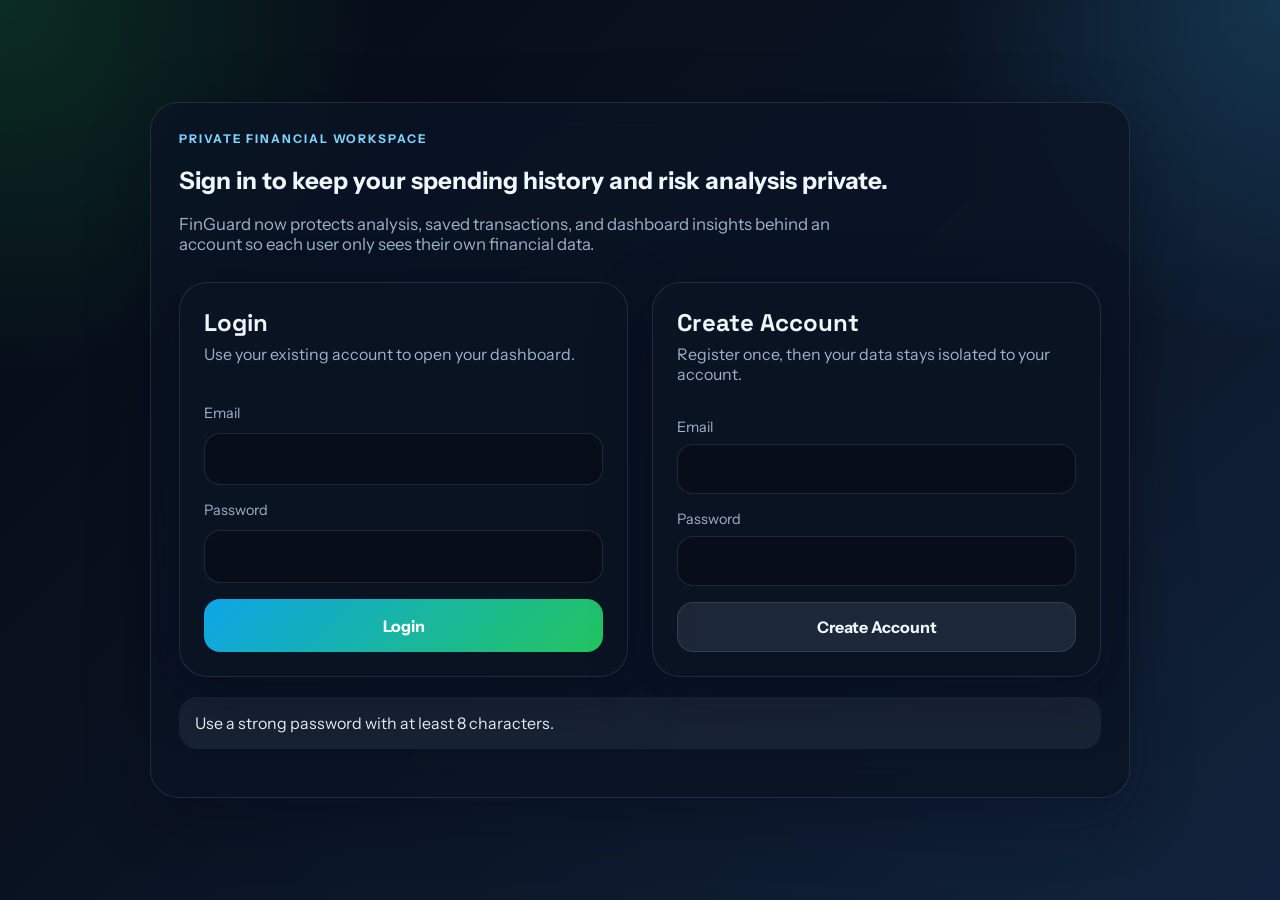
<file: templates/login.html>
<!DOCTYPE html>
<html lang="en">
<head>
    <meta charset="UTF-8">
    <meta name="viewport" content="width=device-width, initial-scale=1.0">
    <title>FinGuard Login</title>
    <link rel="preconnect" href="https://fonts.googleapis.com">
    <link rel="preconnect" href="https://fonts.gstatic.com" crossorigin>
    <link href="https://fonts.googleapis.com/css2?family=Space+Grotesk:wght@400;500;700&family=Instrument+Sans:wght@400;500;600&display=swap" rel="stylesheet">
    <link rel="stylesheet" href="/static/css/styles.css">
</head>
<body>
    <div class="auth-shell">
        <section class="auth-panel">
            <div>
                <p class="eyebrow">Private Financial Workspace</p>
                <h1>Sign in to keep your spending history and risk analysis private.</h1>
                <p class="hero-copy">
                    FinGuard now protects analysis, saved transactions, and dashboard insights behind an account
                    so each user only sees their own financial data.
                </p>
            </div>

            <div class="auth-grid">
                <form id="login-form" class="card auth-card">
                    <div class="card-header">
                        <h2>Login</h2>
                        <p>Use your existing account to open your dashboard.</p>
                    </div>
                    <label>
                        <span>Email</span>
                        <input type="email" name="email" required>
                    </label>
                    <label>
                        <span>Password</span>
                        <input type="password" name="password" minlength="8" required>
                    </label>
                    <button type="submit" class="primary-btn">Login</button>
                </form>

                <form id="register-form" class="card auth-card">
                    <div class="card-header">
                        <h2>Create Account</h2>
                        <p>Register once, then your data stays isolated to your account.</p>
                    </div>
                    <label>
                        <span>Email</span>
                        <input type="email" name="email" required>
                    </label>
                    <label>
                        <span>Password</span>
                        <input type="password" name="password" minlength="8" required>
                    </label>
                    <button type="submit" class="secondary-btn auth-submit">Create Account</button>
                </form>
            </div>

            <div id="auth-message" class="callout auth-message">Use a strong password with at least 8 characters.</div>
        </section>
    </div>

    <script src="/static/js/auth.js"></script>
</body>
</html>
</file>
<file: static/css/styles.css>
:root {
    --bg: #08111f;
    --panel: rgba(10, 20, 36, 0.8);
    --line: rgba(148, 163, 184, 0.18);
    --text: #eef6ff;
    --muted: #9eb3c8;
    --shadow: 0 18px 60px rgba(2, 8, 23, 0.34);
}

* {
    box-sizing: border-box;
}

body {
    margin: 0;
    min-height: 100vh;
    font-family: "Instrument Sans", sans-serif;
    color: var(--text);
    background:
        radial-gradient(circle at top left, rgba(34, 197, 94, 0.18), transparent 24%),
        radial-gradient(circle at top right, rgba(56, 189, 248, 0.18), transparent 22%),
        linear-gradient(135deg, #050b14 0%, #0a1322 45%, #11233c 100%);
}

.auth-shell {
    min-height: 100vh;
    display: grid;
    place-items: center;
    padding: 24px;
}

.page-shell {
    max-width: 1380px;
    margin: 0 auto;
    padding: 32px 20px 48px;
}

.auth-panel {
    width: min(980px, 100%);
    padding: 28px;
    border: 1px solid var(--line);
    border-radius: 28px;
    background: rgba(10, 20, 36, 0.82);
    box-shadow: var(--shadow);
    backdrop-filter: blur(16px);
}

.hero {
    display: grid;
    grid-template-columns: 1.7fr 1fr;
    gap: 24px;
    align-items: stretch;
    margin-bottom: 24px;
    padding: 28px;
    border: 1px solid var(--line);
    border-radius: 28px;
    background: rgba(10, 20, 36, 0.8);
    box-shadow: var(--shadow);
    backdrop-filter: blur(16px);
}

.eyebrow {
    margin: 0 0 8px;
    color: #7dd3fc;
    text-transform: uppercase;
    letter-spacing: 0.16em;
    font-size: 0.75rem;
    font-weight: 700;
}

.hero h1,
.card h2,
.card h3,
.mini-card strong {
    font-family: "Space Grotesk", sans-serif;
}

.hero h1 {
    margin: 0 0 14px;
    font-size: clamp(2rem, 4vw, 3.8rem);
    line-height: 1.02;
    max-width: 11ch;
}

.hero-copy {
    color: var(--muted);
    font-size: 1.05rem;
    max-width: 62ch;
}

.hero-panel {
    display: grid;
    gap: 16px;
}

.auth-grid {
    display: grid;
    grid-template-columns: repeat(2, minmax(0, 1fr));
    gap: 24px;
    margin-top: 28px;
}

.auth-card {
    display: grid;
    gap: 16px;
}

.auth-submit {
    font-weight: 700;
}

.auth-message {
    margin-top: 20px;
}

.account-badge {
    display: grid;
    gap: 10px;
}

.compact-btn {
    width: fit-content;
    padding: 10px 14px;
}

.error-message {
    border: 1px solid rgba(251, 113, 133, 0.4);
    background: rgba(127, 29, 29, 0.35);
    color: #fecaca;
}

.stat-badge,
.mini-card,
.metric-box {
    padding: 18px;
    border-radius: 20px;
    background: rgba(12, 23, 40, 0.86);
    border: 1px solid var(--line);
}

.stat-badge span,
.mini-card span,
label span,
.metric-box span {
    color: var(--muted);
    font-size: 0.9rem;
}

.grid {
    display: grid;
    grid-template-columns: repeat(12, 1fr);
    gap: 24px;
}

.card {
    padding: 24px;
    border: 1px solid var(--line);
    border-radius: 28px;
    background: rgba(10, 20, 36, 0.8);
    box-shadow: var(--shadow);
    backdrop-filter: blur(16px);
}

.form-card,
.results-card {
    grid-column: span 6;
}

.dashboard-strip {
    grid-column: 1 / -1;
    display: grid;
    grid-template-columns: repeat(4, 1fr);
    gap: 18px;
}

.chart-card {
    grid-column: span 6;
}

.history-card {
    grid-column: 1 / -1;
}

.card-header {
    margin-bottom: 18px;
}

.card-header h2,
.card-header h3 {
    margin: 0 0 6px;
}

.card-header p {
    margin: 0;
    color: var(--muted);
}

.transaction-form {
    display: grid;
    grid-template-columns: repeat(2, minmax(0, 1fr));
    gap: 16px;
}

label {
    display: grid;
    gap: 8px;
}

input,
select,
button {
    font: inherit;
}

input,
select {
    width: 100%;
    padding: 14px;
    border-radius: 16px;
    border: 1px solid var(--line);
    background: rgba(7, 14, 26, 0.88);
    color: var(--text);
}

.button-row {
    grid-column: 1 / -1;
    display: flex;
    gap: 12px;
    margin-top: 8px;
}

.primary-btn,
.secondary-btn,
.ghost-btn {
    border: 0;
    border-radius: 16px;
    padding: 14px 18px;
    cursor: pointer;
}

.primary-btn {
    background: linear-gradient(135deg, #0ea5e9, #22c55e);
    color: white;
    font-weight: 700;
}

.secondary-btn {
    background: rgba(148, 163, 184, 0.14);
    color: var(--text);
    border: 1px solid var(--line);
}

.ghost-btn {
    background: transparent;
    color: #fecaca;
    border: 1px solid rgba(251, 113, 133, 0.35);
}

button:disabled {
    cursor: not-allowed;
    opacity: 0.45;
}

.metrics-grid {
    display: grid;
    grid-template-columns: repeat(3, 1fr);
    gap: 14px;
    margin-bottom: 18px;
}

.metric-box strong,
.mini-card strong {
    display: block;
    margin-top: 8px;
    font-size: 1.4rem;
}

.callout {
    padding: 16px;
    border-radius: 18px;
    background: rgba(148, 163, 184, 0.1);
    margin-bottom: 20px;
}

.insight-grid {
    display: grid;
    grid-template-columns: 1fr 1fr;
    gap: 18px;
}

.clean-list {
    margin: 0;
    padding-left: 18px;
    color: var(--muted);
}

.clean-list li {
    margin-bottom: 8px;
}

.history-head {
    display: flex;
    align-items: center;
    justify-content: space-between;
}

.table-wrap {
    overflow-x: auto;
}

table {
    width: 100%;
    border-collapse: collapse;
}

th,
td {
    text-align: left;
    padding: 14px 12px;
    border-bottom: 1px solid var(--line);
}

th {
    color: var(--muted);
    font-size: 0.84rem;
    text-transform: uppercase;
    letter-spacing: 0.08em;
}

.risk-pill {
    display: inline-flex;
    align-items: center;
    padding: 6px 10px;
    border-radius: 999px;
    font-size: 0.8rem;
    font-weight: 700;
}

.risk-pill.low {
    background: rgba(34, 197, 94, 0.18);
    color: #86efac;
}

.risk-pill.medium {
    background: rgba(245, 158, 11, 0.18);
    color: #fcd34d;
}

.risk-pill.high {
    background: rgba(251, 113, 133, 0.18);
    color: #fda4af;
}

@media (max-width: 1080px) {
    .hero,
    .auth-grid,
    .dashboard-strip,
    .transaction-form,
    .metrics-grid,
    .insight-grid {
        grid-template-columns: 1fr;
    }

    .form-card,
    .results-card,
    .chart-card {
        grid-column: 1 / -1;
    }
}
</file>
